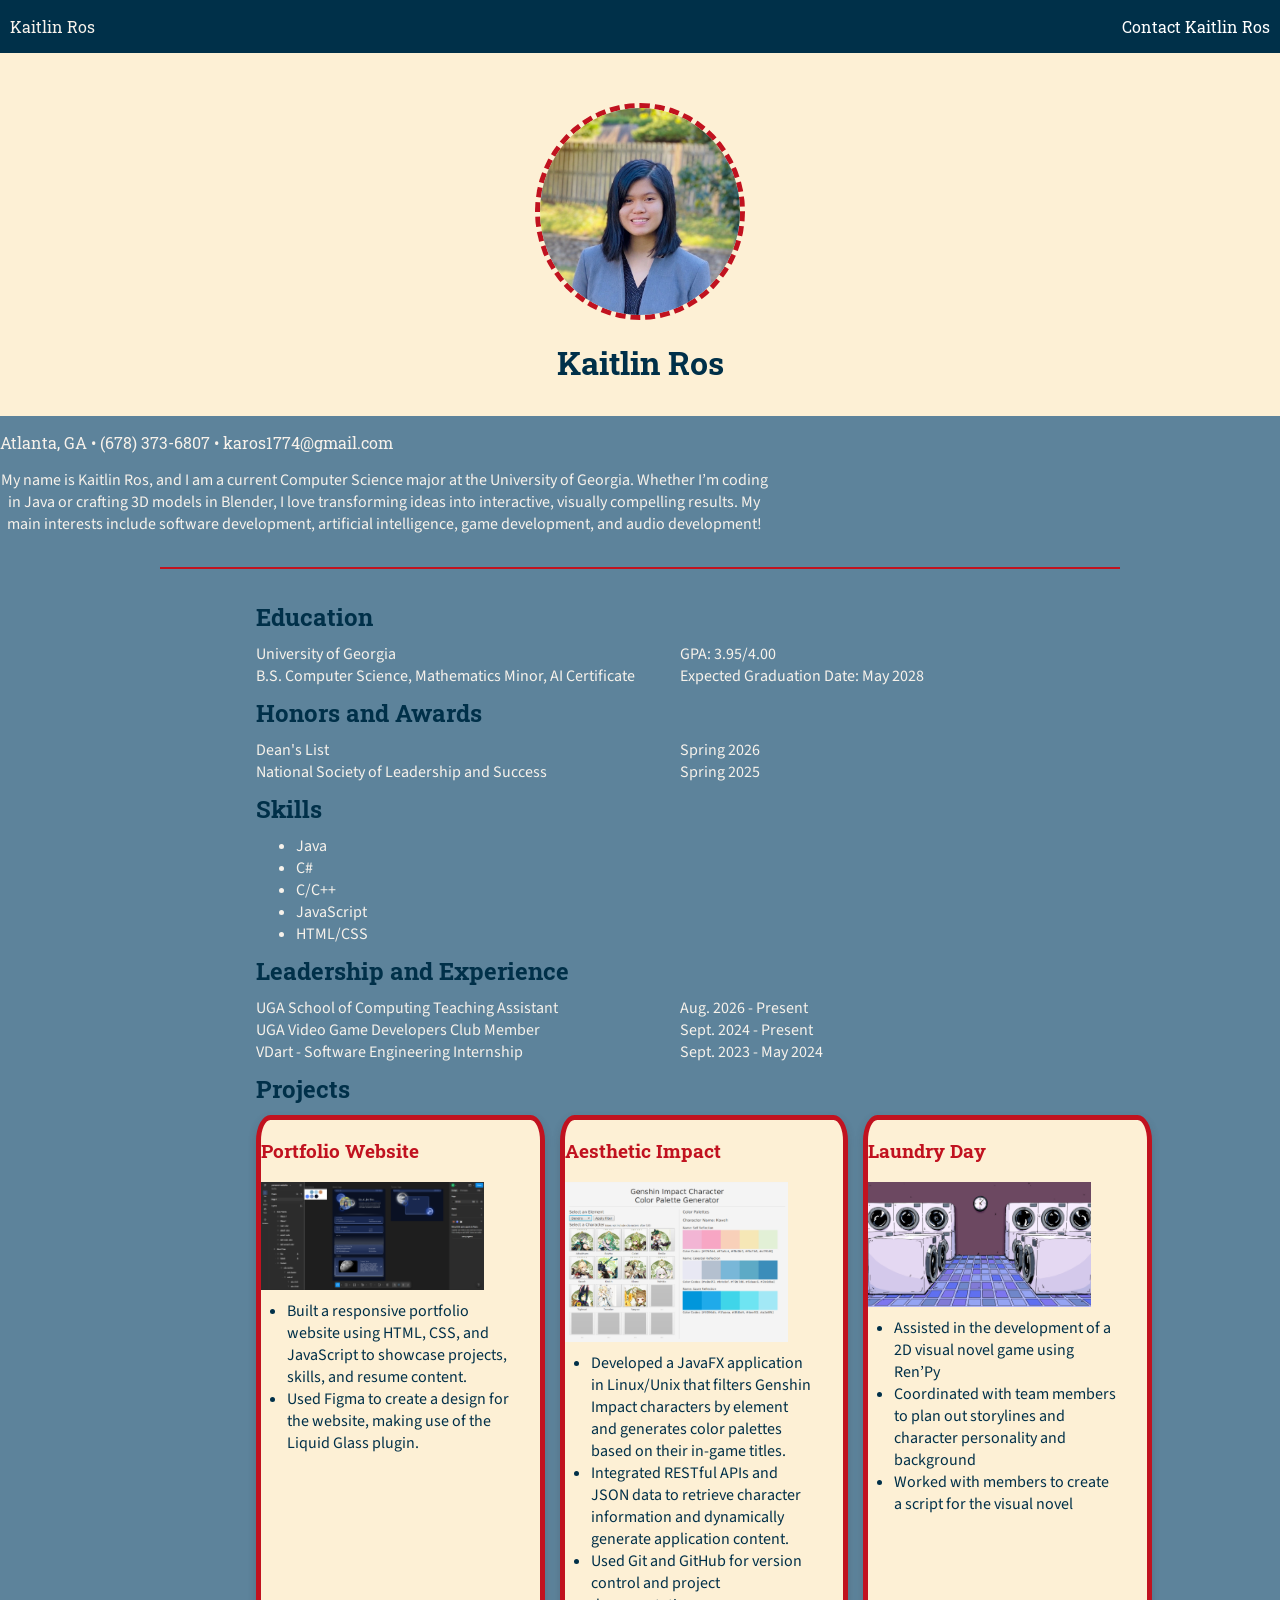
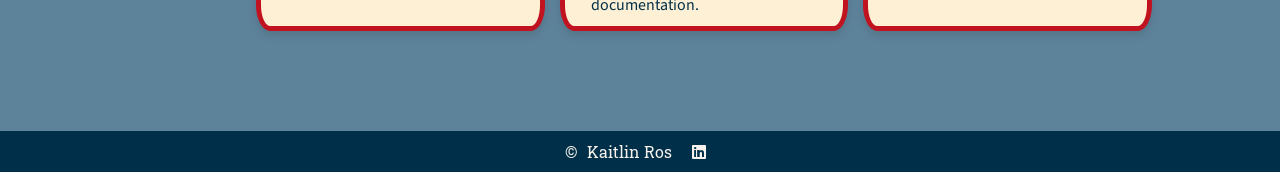
<file: index.html>
<!DOCTYPE html>
<html lang="en">
<head>
    <meta charset="UTF-8">
    <meta name="viewport" content="width=device-width, initial-scale=1.0">
    
    <link rel="stylesheet" href="css/style.css" />
    <link rel="stylesheet" href="https://cdnjs.cloudflare.com/ajax/libs/font-awesome/6.5.2/css/all.min.css">
    <link rel="preconnect" href="https://fonts.googleapis.com">
    <link rel="preconnect" href="https://fonts.gstatic.com" crossorigin>
    <link href="https://fonts.googleapis.com/css2?family=Roboto+Slab:wght@100..900&family=Source+Sans+3:ital,wght@0,200..900;1,200..900&display=swap" rel="stylesheet">

    <title>Kaitlin Ros</title>
</head>
<body>
    <nav>
        <p>Kaitlin Ros</p>
        <p><a href="contact.html">Contact Kaitlin Ros</a></p>
    </nav>

    <header>
        <h1>Kaitlin Ros</h1>
        <img src="images/official-headshot.jpg" alt="Kaitlin Ros Headshot" width="200"/>
    </header>
    <p class="address">Atlanta, GA &bull; (678) 373-6807 &bull; karos1774@gmail.com</p>

    <p class="tagline">
        My name is Kaitlin Ros, and I am a current Computer Science major at the 
        University of Georgia. Whether I’m coding in Java or crafting 3D models in 
        Blender, I love transforming ideas into interactive, visually compelling results.
        My main interests include software development, artificial intelligence, game
        development, and audio development!
    </p>

    <hr>

    <section>
        <h2>Education</h2>
        <dl>
            <dt>University of Georgia</dt>
            <dd>GPA: 3.95/4.00</dd>

            <dt>B.S. Computer Science, Mathematics Minor, AI Certificate</dt>
            <dd>Expected Graduation Date: May 2028</dd>
        </dl>
    </section>

    <section>
        <h2>Honors and Awards</h2>
        <dl>
            <dt>Dean's List</dt>
            <dd>Spring 2026</dd>
            <dt>National Society of Leadership and Success</dt>
            <dd>Spring 2025</dd> 
        </dl>
    </section>

    <section>
        <h2>Skills</h2>
        <ul>
            <li>Java</li>
            <li>C#</li> 
            <li>C/C++</li> 
            <li>JavaScript</li> 
            <li>HTML/CSS</li>
        </ul>
    </section>

    <section>
        <h2>Leadership and Experience</h2>
        <dl>
            <dt>UGA School of Computing Teaching Assistant</dt>
            <dd>Aug. 2026 - Present</dd>
            <dt>UGA Video Game Developers Club Member</dt>
            <dd>Sept. 2024 - Present</dd>
            <dt><a href="https://www.vdart.com/">VDart - Software Engineering Internship</a></dt>
            <dd>Sept. 2023 - May 2024</dd>
        </dl>
    </section>

    <section>
        <h2>Projects</h2>
            <div class="three-col">
            <div class="card">
                <h3>Portfolio Website</h3>
                <img src="images/personal-website.png" alt="portfolio" width="100"/>
                <ul>
                    <li>Built a responsive portfolio website using HTML, CSS, and JavaScript to showcase projects, skills, and resume content.</li>
                    <li>Used Figma to create a design for the website, making use of the Liquid Glass plugin.</li>
                </ul>
            </div>

            <div class="card">
                <h3>Aesthetic Impact</h3>
                <img src="images/Aesthetic-Impact.png" alt="javafx-app" width="100"/>
                <ul>
                    <li>Developed a JavaFX application in Linux/Unix that filters Genshin Impact characters by element and generates color palettes based on their in-game titles.</li> 
                    <li>Integrated RESTful APIs and JSON data to retrieve character information and dynamically generate application content.</li> 
                    <li>Used Git and GitHub for version control and project documentation.</li>
                </ul>
            </div>

            <div class="card">
                <h3>Laundry Day</h3>
                <img src="images/After_Merge.webp" alt="laundry-day" width="100"/>
                <ul>
                    <li>Assisted in the development of a 2D visual novel game using Ren’Py</li>
                    <li>Coordinated with team members to plan out storylines and character personality and background</li>
                    <li>Worked with members to create a script for the visual novel</li>
                </ul>
            </div>
        </div>
    </section>

    <footer>
        &copy;
        <a href="contact.html">Kaitlin Ros</a>
        <a href="https://www.linkedin.com/in/kaitlin-ros-80172623b/" target="_blank"><i class="fa-brands fa-linkedin"></i></a>
    </footer>

</body>
</html>
</file>
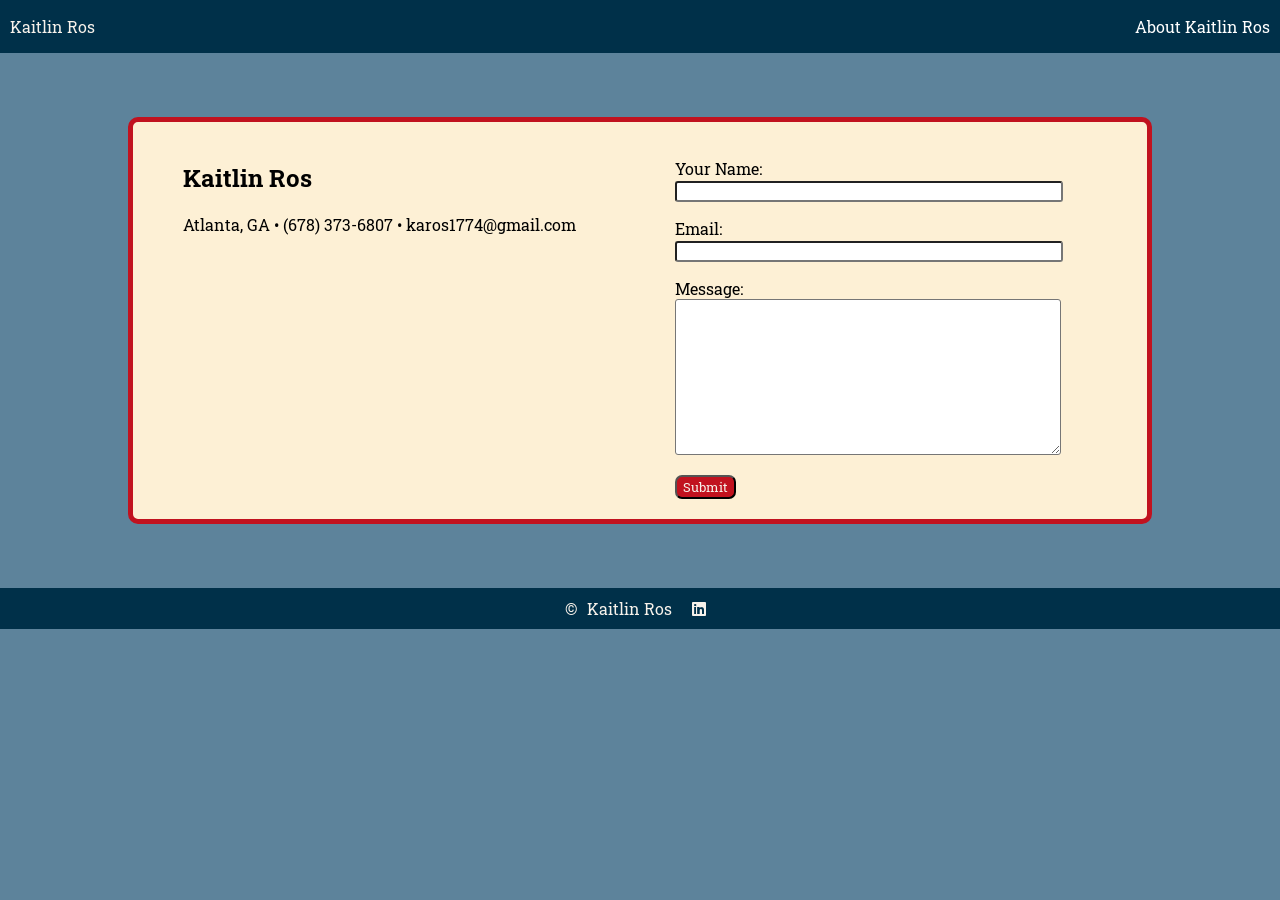
<file: contact.html>
<!DOCTYPE html>
<html lang="en">
<head>
    <meta charset="UTF-8">
    <meta name="viewport" content="width=device-width, initial-scale=1.0">
    
    <link rel="stylesheet" href="css/style.css" />
    <link rel="stylesheet" href="https://cdnjs.cloudflare.com/ajax/libs/font-awesome/6.5.2/css/all.min.css">
    <link rel="preconnect" href="https://fonts.googleapis.com">
    <link rel="preconnect" href="https://fonts.gstatic.com" crossorigin>
    <link href="https://fonts.googleapis.com/css2?family=Roboto+Slab:wght@100..900&family=Source+Sans+3:ital,wght@0,200..900;1,200..900&display=swap" rel="stylesheet">
    
    <title>Kaitlin Ros</title>
</head>
<body>
    <nav>
        <p>Kaitlin Ros</p>
        <p><a href="index.html">About Kaitlin Ros</a></p>
    </nav>

    <section class="contact-rect">
        <div class="contact-info"> 
            <h1>Kaitlin Ros</h1>
            <p>Atlanta, GA &bull; (678) 373-6807 &bull; karos1774@gmail.com</p>
        </div>
        <div class="one-col">
            <form method="POST" action="https://formsubmit.co/karos1774@gmail.com">
                <p>
                    <label>Your Name:</label><br>
                    <input type="text" name="name" required>
                </p>
                <p>
                    <label>Email:</label><br>
                    <input type="email" name="email" required>
                </p>
                <p>
                    <label>Message:</label><br>
                    <textarea id="message" name="message" rows="10" cols="50"></textarea>
                </p>

                <button type="submit"> Submit </button>
            </form>
        </div>
    </section>

    <footer>
        &copy;
        <a href="index.html">Kaitlin Ros</a>
        <a href="https://www.linkedin.com/in/kaitlin-ros-80172623b/" target="_blank"><i class="fa-brands fa-linkedin"></i></a>
    </footer>

</body>
</html>
</file>
<file: css/style.css>
.roboto-slab-heading {
  font-family: "Roboto Slab", serif;
  font-optical-sizing: auto;
  font-weight: 500;
  font-style: normx al;
}

.source-sans-3-heading {
  font-family: "Source Sans 3", sans-serif;
  font-optical-sizing: auto;
  font-weight: 500;
  font-style: normal;
}

body {
  margin: 0;
  background-color: #5d839b;
}

/****************   Nav Section **********************/
nav {
  display: flex; 
  justify-content: space-between; 
  padding: 0 10px;

  background-color: #003049;
  color: #F7F2EB;  
  font-family: "Roboto Slab", serif;
}

nav a {
  text-decoration: none;
  color: #FFFFFF;
}

/***********************  Footer Section   **************************/
footer {
  display: flex;
  justify-content: center;
  padding: 10px;

  background-color: #003049; 
  color: #F7F2EB; 
  font-family: "Roboto Slab", serif;
}

footer a {
  padding: 0 10px;
  
  text-decoration: none;
  color: inherit; 
}

/*********** Splash Page ************************/
header {
  display: flex;
  justify-content: center;
  align-items: center; 
  flex-direction: column-reverse;
  padding: 50px 0 10px 0; 

  background-color: #FDF0D5;
}

header h1 {
  color: #003049; 
  font-family: "Roboto Slab", serif;
}

header img {
  border: 5px dashed #c1121f; 
  border-radius: 50%
}

.address {
  justify-self: center;

  font-family: "Roboto Slab", serif;
  color: #F7F2EB;
}

.tagline {
  justify-self: center;
  text-align: center;
  width: 60%; 

  font-family: "Source Sans 3", sans-serif;
  color: #F7F2EB;
}

/************* Sections ********************/
hr {
  border: none;
  height: 2px;
  background-color: #c1121f;
  width: 75%;         
  margin: 2rem auto; 
}

section h2 {
  margin: 10px 20%;
  font-family: "Roboto Slab", serif;
  color: #003049;
}

section dl {
  display: flex;
  display: grid;
  grid-template-columns: 1fr 1fr;
  justify-content: space-around;
  margin: 10px 20%;

  font-family: "Source Sans 3", sans-serif;
  color: #F7F2EB;
}

section ul {
  margin: 10px 20%;
  
  font-family: "Source Sans 3", sans-serif;
  color: #F7F2EB;
}

section a {
  text-decoration: none;
  color: inherit;
}

section a:hover {
  color: #c1121f; 
}

/**************   Projects   *****************/
.three-col {
  margin: 0 10% 100px 20%;
  display: grid;
  grid-template-columns: 1fr 1fr 1fr;
  justify-content: space-around;
  gap: 15px;
}

.card h3 {
  justify-self: center;
  font-family: "Roboto Slab", serif;
  color: #c1121f; 
}

.card img {
  display: flex;
  width: 80%; 
  height: auto;
  justify-self: center;
}

.card ul {
  width: 80%;
  margin-left: -5%;
  color: #003049; 
}

.card {
  border: 5px solid #c1121f; 
  border-radius: 5%;
  background-color: #FDF0D5;

  box-shadow: 0 4px 8px 0 rgba(51, 51, 51, 0.2);
  transition: 0.3s;
}

.card:hover {
  box-shadow: 0 8px 16px 0 rgba(0,0,0,0.2);
}

/**************   Responsiveness   *****************/
@media (max-width: 680px) {
    nav {
      flex-direction: column;
    }

    .three-col {
      display: grid;
      grid-template-columns: 1fr;
    }
}

/**************   Contact Page   *****************/
.contact-rect {
  display: flex; 
  justify-content: space-around;
  margin: 5% 10%;
  background-color: #FDF0D5;
  border-radius: 10px;
  border: 5px solid #c1121f;
}

.contact-info {
  margin: 20px; 
  font-family: "Roboto Slab", serif;
}

.one-col {
  margin: 20px;
  display: flex;
  flex-direction: column;
  align-items: center;
  font-family: "Roboto Slab", serif;
}

input {
  border-radius: 3px;
  width: 90%; 
}

textarea {
  border-radius: 3px;
  width: 90%;
}

button {
  font-family: "Roboto Slab", serif;
  border-radius: 7px;
  background-color: #c1121f;
  color: #F7F2EB;
}
</file>
